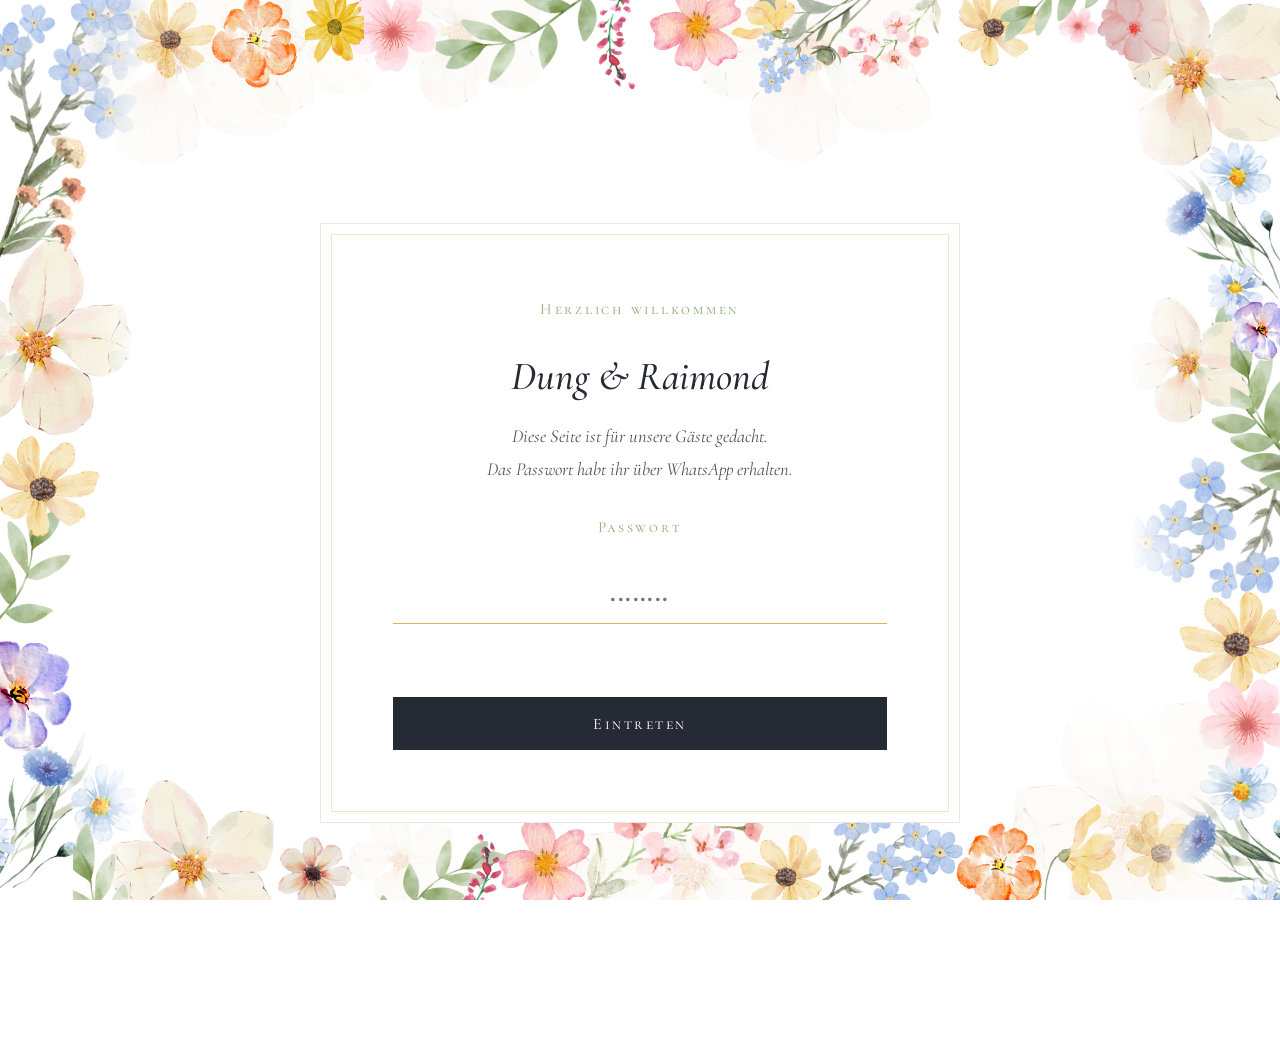
<file: index.html>
<!DOCTYPE html>
<html lang="de">
<head>
  <meta charset="UTF-8">
  <meta name="viewport" content="width=device-width, initial-scale=1.0">
  <title>Dung &amp; Raimond – Danke</title>
  <meta name="robots" content="noindex, nofollow">
  <link rel="preconnect" href="https://fonts.googleapis.com">
  <link href="https://fonts.googleapis.com/css2?family=Cormorant+Garamond:ital,wght@0,400;0,500;0,600;1,400;1,500;1,600&display=swap" rel="stylesheet">
  <link rel="icon" href="data:image/svg+xml,%3Csvg xmlns='http://www.w3.org/2000/svg' viewBox='0 0 100 100'%3E%3Cpath fill='%23E7A6AC' d='M50 88C20 65 8 48 8 32 8 18 19 10 30 10c9 0 16 5 20 12 4-7 11-12 20-12 11 0 22 8 22 22 0 16-12 33-42 56z'/%3E%3C/svg%3E">
  <link rel="stylesheet" href="css/style.css">
</head>
<body>
  <img src="img/floral-top.png" alt="" class="floral-band top">
  <img src="img/floral-bottom.png" alt="" class="floral-band bottom">
  <div class="floral-band side left" aria-hidden="true"><img src="img/floral-left.png" alt=""></div>
  <div class="floral-band side right" aria-hidden="true"><img src="img/floral-right.png" alt=""></div>

  <div class="gate">
    <div class="gate-card">
      <span class="eyebrow">Herzlich willkommen</span>
      <h1>Dung &amp; Raimond</h1>
      <p style="opacity:.8;">Diese Seite ist für unsere Gäste gedacht.<br>Das Passwort habt ihr über WhatsApp erhalten.</p>

      <form id="gate-form" class="gate-form" autocomplete="off">
        <label for="gate-password" class="eyebrow" style="text-align:center;">Passwort</label>
        <input
          type="password"
          id="gate-password"
          name="password"
          required
          autofocus
          placeholder="••••••••">
        <p id="gate-error" class="gate-error" role="alert" aria-live="polite"></p>
        <button type="submit" class="btn">Eintreten</button>
      </form>
    </div>
  </div>

  <script src="js/auth.js"></script>
</body>
</html>
</file>
<file: css/style.css>
/* =========================================================
   DESIGN TOKENS
   ========================================================= */
:root {
  --ivory: #FFFFFF;      /* reinweißer Hintergrund */
  --plum: #262A34;       /* Haupttext, dunkles Anthrazit-Navy */
  --sage: #8FAE78;       /* gedämpftes Blumen-Grün */
  --rose: #E7A6AC;       /* zartes Blüten-Rosa */
  --gold: #E3B15A;       /* warmes Sonnenblumen-Gelb/Gold als Akzent */
  --line: #ECE7DD;       /* Haarlinien, sehr helles Beige */

  --font-display: "Cormorant Garamond", "Times New Roman", serif;
  --font-body: "Cormorant Garamond", "EB Garamond", Georgia, serif;

  --space-1: 0.5rem;
  --space-2: 1rem;
  --space-3: 1.75rem;
  --space-4: 3rem;
  --space-5: 5rem;

  --max-width: 1100px;

  --band-h: calc(100vw * 430 / 2555); /* tatsächliche Höhe des oben/unten-Streifens */
  --safe-v: calc(var(--band-h) + 1.25rem); /* + Sicherheitspuffer */
}

@media (prefers-reduced-motion: reduce) {
  *, *::before, *::after {
    animation-duration: 0.01ms !important;
    animation-iteration-count: 1 !important;
    transition-duration: 0.01ms !important;
    scroll-behavior: auto !important;
  }
}

* { box-sizing: border-box; }

html { scroll-behavior: smooth; }

body {
  margin: 0;
  background: var(--ivory);
  color: var(--plum);
  font-family: var(--font-body);
  font-style: italic;
  font-size: 1.2rem;
  line-height: 1.8;
  -webkit-font-smoothing: antialiased;
}

img { max-width: 100%; display: block; }

a {
  color: inherit;
  text-decoration: none;
}

:focus-visible {
  outline: 2px solid var(--gold);
  outline-offset: 3px;
}

h1, h2, h3 {
  font-family: var(--font-display);
  font-weight: 500;
  margin: 0 0 var(--space-2);
  color: var(--plum);
}

h1 { font-size: clamp(2.6rem, 6vw, 4.2rem); font-style: italic; }
h2 { font-size: clamp(1.8rem, 4vw, 2.6rem); }
h3 { font-size: clamp(1.3rem, 3vw, 1.6rem); }

p { margin: 0 0 var(--space-2); }

.eyebrow {
  font-family: var(--font-body);
  font-style: normal;
  font-variant: small-caps;
  letter-spacing: 0.18em;
  font-size: 0.95rem;
  color: var(--sage);
}

/* =========================================================
   ZIER-ELEMENTE: Monogramm & Fleuron-Trenner
   ========================================================= */
.monogram {
  width: 84px;
  height: 84px;
  margin: 0 auto var(--space-3);
  display: block;
}

.divider {
  display: flex;
  align-items: center;
  justify-content: center;
  gap: var(--space-2);
  margin: var(--space-3) auto;
  width: 100%;
  max-width: 260px;
}
.divider::before,
.divider::after {
  content: "";
  flex: 1;
  height: 1px;
  background: var(--gold);
  opacity: 0.55;
}
.divider .diamond {
  width: 7px;
  height: 7px;
  background: var(--gold);
  transform: rotate(45deg);
  flex-shrink: 0;
}

/* =========================================================
   LAYOUT / HEADER / NAV
   ========================================================= */
.page-shell {
  max-width: var(--max-width);
  margin: 0 auto;
  padding: 0 var(--space-3);
}

.site-header {
  display: flex;
  align-items: center;
  justify-content: space-between;
  padding: var(--space-3) 0 var(--space-2);
  max-width: var(--max-width);
  margin: 0 auto;
  padding-left: var(--space-3);
  padding-right: var(--space-3);
  flex-wrap: wrap;
  gap: var(--space-2);
}

.site-logo {
  font-family: var(--font-display);
  font-style: italic;
  font-size: 1.4rem;
  color: var(--plum);
  letter-spacing: 0.02em;
}

.site-nav {
  display: flex;
  gap: var(--space-3);
  flex-wrap: wrap;
  justify-content: flex-end;
}

.site-nav a {
  font-variant: small-caps;
  font-style: normal;
  letter-spacing: 0.14em;
  font-size: 0.95rem;
  padding-bottom: 3px;
  border-bottom: 1px solid transparent;
  transition: border-color 0.25s ease, color 0.25s ease;
}

.site-nav a:hover,
.site-nav a:focus-visible {
  border-color: var(--gold);
  color: var(--gold);
}

.site-nav a[aria-current="page"] {
  border-color: var(--gold);
  color: var(--gold);
}

main { min-height: 60vh; }

.site-footer {
  text-align: center;
  padding: var(--space-4) var(--space-2) var(--space-3);
  font-size: 0.9rem;
  color: var(--sage);
}

/* =========================================================
   LANDING PAGE (home.html)
   ========================================================= */
.hero {
  min-height: 72vh;
  display: flex;
  flex-direction: column;
  align-items: center;
  justify-content: center;
  text-align: center;
  padding: var(--space-4) var(--space-3);
  animation: fade-up 900ms ease both;
}

@keyframes fade-up {
  from { opacity: 0; transform: translateY(14px); }
  to { opacity: 1; transform: translateY(0); }
}

.hero .names {
  margin: var(--space-2) 0;
}

.hero .date {
  font-variant: small-caps;
  font-style: normal;
  letter-spacing: 0.2em;
  font-size: 1.05rem;
  color: var(--plum);
}

.hero .quote {
  max-width: 46ch;
  font-style: italic;
  color: var(--plum);
  opacity: 0.85;
  margin-top: var(--space-3);
}

.countdown {
  display: flex;
  gap: var(--space-4);
  margin-top: var(--space-4);
}

.countdown .unit {
  text-align: center;
}

.countdown .num {
  font-family: var(--font-display);
  font-size: 2.4rem;
  color: var(--gold);
  display: block;
  line-height: 1;
}

.countdown .label {
  font-variant: small-caps;
  font-style: normal;
  letter-spacing: 0.12em;
  font-size: 0.85rem;
  color: var(--sage);
}

/* =========================================================
   PASSWORT-SEITE (index.html)
   ========================================================= */
.gate {
  min-height: 100vh;
  display: flex;
  align-items: center;
  justify-content: center;
  padding: var(--space-3);
}

.gate-card {
  width: 100%;
  max-width: 420px;
  text-align: center;
  padding: var(--space-5) var(--space-4);
  border: 1px solid var(--line);
  position: relative;
  background: var(--ivory);
}

.gate-card::before {
  content: "";
  position: absolute;
  inset: 10px;
  border: 1px solid var(--gold);
  opacity: 0.35;
  pointer-events: none;
}

.gate-card h1 {
  font-size: 1.9rem;
  margin-bottom: var(--space-1);
}

.gate-card .eyebrow { display: block; margin-bottom: var(--space-2); }

.gate-form {
  margin-top: var(--space-3);
  display: flex;
  flex-direction: column;
  gap: var(--space-2);
}

.gate-form input[type="password"] {
  font-family: var(--font-body);
  font-size: 1.05rem;
  text-align: center;
  padding: 0.75rem 1rem;
  border: none;
  border-bottom: 1px solid var(--line);
  background: transparent;
  color: var(--plum);
  letter-spacing: 0.08em;
}

.gate-form input[type="password"]:focus {
  border-bottom-color: var(--gold);
  outline: none;
}

.btn {
  font-family: var(--font-body);
  font-variant: small-caps;
  font-style: normal;
  letter-spacing: 0.16em;
  font-size: 0.95rem;
  background: var(--plum);
  color: var(--ivory);
  border: 1px solid var(--plum);
  padding: 0.85rem 1.5rem;
  cursor: pointer;
  transition: background 0.25s ease, color 0.25s ease;
}

.btn:hover, .btn:focus-visible {
  background: var(--gold);
  border-color: var(--gold);
}

.btn.btn-outline {
  background: transparent;
  color: var(--plum);
}
.btn.btn-outline:hover { color: var(--ivory); }

.gate-error {
  min-height: 1.4em;
  color: #A24C4C;
  font-size: 0.9rem;
  font-variant: small-caps;
  font-style: normal;
  letter-spacing: 0.08em;
}

.gate-error.shake {
  animation: shake 420ms ease;
}
@keyframes shake {
  20%, 60% { transform: translateX(-6px); }
  40%, 80% { transform: translateX(6px); }
}

/* =========================================================
   ALLGEMEINE SEKTIONEN / KARTEN
   ========================================================= */
.section {
  padding: var(--space-5) var(--space-3);
  max-width: var(--max-width);
  margin: 0 auto;
}

.section-intro {
  text-align: center;
  max-width: 60ch;
  margin: 0 auto var(--space-4);
}

.card-grid {
  display: grid;
  grid-template-columns: repeat(auto-fit, minmax(280px, 1fr));
  gap: var(--space-4);
}

.card {
  border: 1px solid var(--line);
  padding: var(--space-3);
}

.card h3 { margin-bottom: var(--space-1); }

.card .meta {
  font-variant: small-caps;
  font-style: normal;
  letter-spacing: 0.1em;
  color: var(--sage);
  font-size: 1.15rem;
  margin-bottom: var(--space-2);
}

.card .map-link {
  display: inline-block;
  margin-top: var(--space-1);
  border-bottom: 1px solid var(--gold);
  font-variant: small-caps;
  font-style: normal;
  letter-spacing: 0.1em;
  font-size: 0.9rem;
}


/* =========================================================
   ABLAUF (zweispaltig: Titel links, Trennlinie, Zeiten rechts)
   ========================================================= */
.schedule {
  display: flex;
  align-items: center;
  gap: var(--space-5);
  max-width: 900px;
  margin: 0 auto;
  min-height: 50vh;
}

.schedule-title {
  flex: 0 0 auto;
}

.schedule-title h1 {
  margin: 0;
  white-space: nowrap;
}

.schedule-divider {
  align-self: stretch;
  width: 1px;
  background: var(--line);
  flex-shrink: 0;
}

.schedule-list {
  display: flex;
  flex-direction: column;
  gap: var(--space-3);
}

.schedule-row {
  display: flex;
  align-items: baseline;
  gap: var(--space-3);
}

.schedule-row .time {
  font-family: var(--font-display);
  font-size: 1.5rem;
  color: var(--plum);
  min-width: 4.5ch;
  text-align: right;
}

.schedule-row .event {
  font-size: 1.25rem;
}

@media (max-width: 700px) {
  .schedule {
    flex-direction: column;
    align-items: flex-start;
    gap: var(--space-3);
    min-height: 0;
  }
  .schedule-divider {
    width: 100%;
    height: 1px;
  }
}

/* =========================================================
   FAQ (Accordion)
   ========================================================= */
.faq-list {
  max-width: 700px;
  margin: 0 auto;
}

.faq-item {
  border-bottom: 1px solid var(--line);
}

.faq-item summary {
  cursor: pointer;
  list-style: none;
  padding: var(--space-2) 0;
  font-family: var(--font-display);
  font-size: 1.25rem;
  display: flex;
  align-items: center;
  justify-content: space-between;
  gap: var(--space-2);
}

.faq-item summary::-webkit-details-marker { display: none; }

.faq-item summary::after {
  content: "+";
  font-size: 1.4rem;
  color: var(--gold);
  flex-shrink: 0;
  transition: transform 0.25s ease;
}

.faq-item[open] summary::after {
  content: "\2013"; /* – */
}

.faq-item .faq-answer {
  padding: 0 0 var(--space-3);
  color: var(--plum);
  opacity: 0.9;
}

/* =========================================================
   RSVP-INFO (reiner Text, kein Formular)
   ========================================================= */
.rsvp-info {
  max-width: 520px;
  margin: 0 auto;
  text-align: center;
}

/* =========================================================
   BLUMEN-RAHMEN (einzelne, unverzerrte Randstreifen aus deinem
   Original-Bild – jeder Streifen skaliert nur in EINE Richtung,
   dadurch keine Verzerrung, egal welche Bildschirmgröße)
   ========================================================= */
.floral-band {
  position: fixed;
  z-index: 0;
  pointer-events: none;
}

.floral-band.top {
  top: 0;
  left: 0;
  width: 100%;
  height: auto;
  -webkit-mask-image: linear-gradient(to bottom, black 55%, transparent 100%);
  mask-image: linear-gradient(to bottom, black 55%, transparent 100%);
}

.floral-band.bottom {
  bottom: 0;
  left: 0;
  width: 100%;
  height: auto;
  -webkit-mask-image: linear-gradient(to top, black 55%, transparent 100%);
  mask-image: linear-gradient(to top, black 55%, transparent 100%);
}

.floral-band.side {
  top: 0;
  height: 100%;
  width: 0;
  display: none;
  overflow: hidden;
}
.floral-band.side.left {
  left: 0;
  -webkit-mask-image: linear-gradient(to right, black 55%, transparent 100%);
  mask-image: linear-gradient(to right, black 55%, transparent 100%);
}
.floral-band.side.right {
  right: 0;
  -webkit-mask-image: linear-gradient(to left, black 55%, transparent 100%);
  mask-image: linear-gradient(to left, black 55%, transparent 100%);
}

.floral-band.side img {
  position: absolute;
  top: 0;
  height: 100%;
  width: auto;
  max-width: none;
  display: block;
}
.floral-band.side.left img { left: 0; }
.floral-band.side.right img { right: 0; }

@media (min-width: 480px) {
  .floral-band.side { display: block; width: 50px; }
}

@media (min-width: 768px) {
  .floral-band.side { width: 90px; }
}

@media (min-width: 1024px) {
  .floral-band.side { width: 150px; }
}

.site-header, main, .site-footer, .gate {
  position: relative;
  z-index: 1;
}

.page-shell, .section, .gate-card { position: relative; }

/* Sicherer Innenabstand: exakt an das Seitenverhältnis der Streifen
   gekoppelt (Streifen sind 2555×430px -> Höhe = 16.83% der Breite),
   plus Sicherheitspuffer. So kann es bei keiner Bildschirmgröße
   zur Überlappung kommen. */
.site-header {
  padding-top: var(--safe-v);
  padding-left: var(--space-3);
  padding-right: var(--space-3);
}

.section {
  padding-left: var(--space-3);
  padding-right: var(--space-3);
  padding-top: var(--space-4);
  padding-bottom: calc(var(--safe-v) + var(--space-3));
}

.hero { padding-left: var(--space-3); padding-right: var(--space-3); }

.site-footer { padding-bottom: var(--safe-v); }

.gate { padding-top: var(--safe-v); padding-bottom: var(--safe-v); padding-left: var(--space-3); padding-right: var(--space-3); }

@media (min-width: 480px) {
  /* Seitenstreifen ab hier 50px breit -> Puffer entsprechend */
  .site-header, .section, .hero, .gate { padding-left: 4.625rem; padding-right: 4.625rem; }
}

@media (min-width: 768px) {
  /* Seitenstreifen ab hier 90px breit -> Puffer entsprechend */
  .site-header, .section, .hero, .gate { padding-left: 7.125rem; padding-right: 7.125rem; }
}

@media (min-width: 1024px) {
  /* Seitenstreifen ab hier 150px breit -> Puffer entsprechend */
  .site-header, .section, .hero, .gate { padding-left: 10.875rem; padding-right: 10.875rem; }
}

/* =========================================================
   RESPONSIVE
   ========================================================= */
@media (max-width: 640px) {
  .site-header { flex-direction: column; align-items: flex-start; }
  .site-nav { justify-content: flex-start; gap: var(--space-2); }
  .countdown { gap: var(--space-2); }
  .countdown .num { font-size: 1.8rem; }
  .schedule-title h1 { white-space: normal; }
}

/* =========================================================
   DESKTOP-ANPASSUNGEN (ab 1024px)
   – größerer Inhaltsbereich
   – Menü fixiert, bleibt beim Scrollen sichtbar,
    liegt direkt unter dem Blumenrand statt darunter verdeckt
   ========================================================= */
@media (min-width: 1024px) {
  :root {
    --max-width: 1320px;
    /* engerer Puffer für den Desktop-Look, Menü rückt näher an die Blumen */
    --safe-v: calc(var(--band-h) + 0.5rem);
    /* eigener, engerer Wert nur für die Menüposition: im mittleren/
       rechten Bereich (wo das Menü sitzt) sind die Blumen deutlich
       kürzer als am äußersten Rand, --safe-v wäre hier zu großzügig */
    --nav-top: calc(100vw * 0.095 + 0.4rem);
  }

  .gate-card {
    max-width: 640px;
    padding: 4.5rem 4.5rem;
  }
  .gate-card h1 { font-size: 2.5rem; }
  .gate-card p { font-size: 1.15rem; }
  .gate-form input[type="password"] { font-size: 1.15rem; padding: 0.85rem 1rem; }
  .btn { font-size: 1rem; padding: 0.95rem 1.75rem; }

  .section-intro { max-width: 68ch; }
  .hero .quote { max-width: 54ch; font-size: 1.2rem; }

  .site-header {
    position: fixed;
    top: var(--nav-top);
    left: 0;
    right: 0;
    z-index: 2;
    padding-top: 0.6rem;
    padding-bottom: 0.6rem;
    background: rgba(255, 255, 255, 0.88);
    backdrop-filter: blur(6px);
    -webkit-backdrop-filter: blur(6px);
  }

  /* main rückt an die Stelle, an der der (jetzt fixierte) Header
     vorher im normalen Fluss stand, plus kompakter Platz für die
     Menüleiste selbst */
  main {
    padding-top: calc(var(--nav-top) + 3.25rem);
  }

  /* Weniger Leerraum vor dem Footer: die große Sicherheits-Reserve
     ist hier nicht nötig, der Footer selbst hält schon Abstand zu
     den unteren Blumen */
  .section { padding-bottom: 2.5rem; }
  .site-footer { padding-top: 1rem; padding-bottom: var(--safe-v); }

  /* etwas kompakter, damit möglichst viel ohne Scrollen passt */
  .hero { min-height: 58vh; }

  /* verhindert das "Überfedern" beim Scrollen über den Rand hinaus,
     damit oben nie Leerraum über dem Menü sichtbar wird */
  html, body { overscroll-behavior-y: none; }
}
/* =========================================================
   BILD ZWISCHEN NAMEN UND DATUM
   ========================================================= */
.couple-image {
  display: block;
  width: 220px;
  height: auto;
  margin: 0.5rem auto 1rem;
}
</file>
<file: css/danke.css>
/* Zusatz-Styles nur für die Danksagungs-Seite.
   style.css bleibt unverändert (1:1 aus dem alten Repository kopieren). */

.thanks {
  text-align: center;
  max-width: 760px;
}

.thanks .eyebrow { display: block; margin-bottom: var(--space-1); }

.thanks-text {
  max-width: 56ch;
  margin: 0 auto var(--space-4);
  text-align: center;
}

.thanks-text .signature {
  margin-top: var(--space-3);
  font-size: 1.4rem;
  font-family: var(--font-display);
}

.photo-links {
  display: flex;
  flex-wrap: wrap;
  justify-content: center;
  gap: var(--space-2);
}

/* .btn ist im Original für <button> gedacht – hier auch für Links */
.photo-links .btn {
  display: inline-block;
  text-align: center;
  min-width: 15rem;
}

/* Kein Menü/Banner mehr: Inhalt selbst unter dem Blumenrand beginnen lassen */
main { padding-top: 0; }
.thanks { padding-top: calc(var(--safe-v) + var(--space-3)); }

.thanks-text a {
  border-bottom: 1px solid var(--gold);
  transition: color 0.25s ease;
}
.thanks-text a:hover,
.thanks-text a:focus-visible {
  color: var(--gold);
}
</file>
